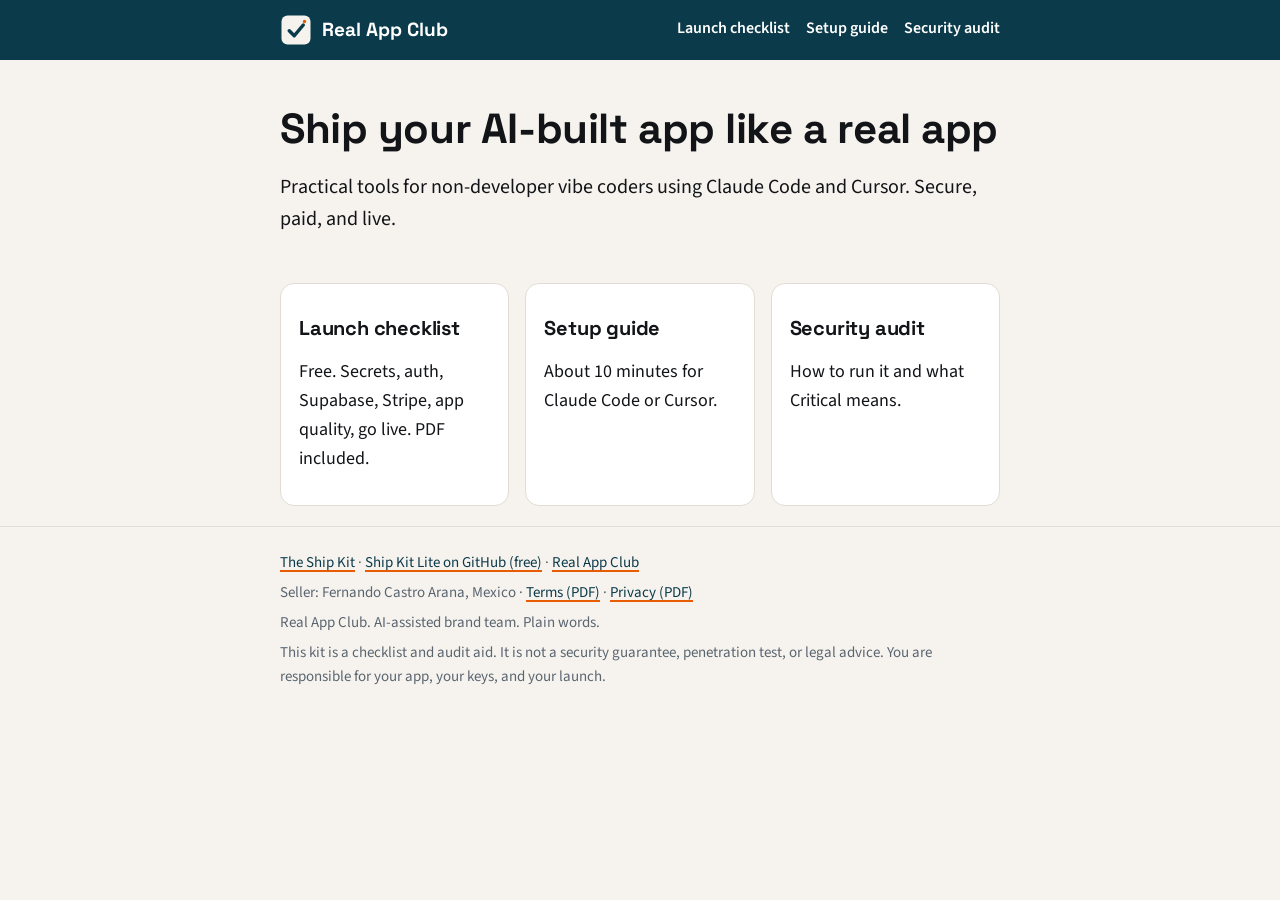
<file: index.html>
<!doctype html>
<html lang="en">
<head>
<meta charset="utf-8">
<meta name="viewport" content="width=device-width, initial-scale=1">
<title>Real App Club | Real App Club</title>
<meta name="description" content="Practical tools for vibe coders using Claude Code and Cursor.">

<meta property="og:title" content="Real App Club | Real App Club">
<meta property="og:description" content="Practical tools for vibe coders using Claude Code and Cursor.">
<link rel="icon" type="image/png" sizes="32x32" href="assets/img/favicon-32.png">
<link rel="icon" type="image/svg+xml" href="assets/img/rac-mark.svg">
<link rel="preload" href="assets/fonts/SpaceGrotesk-Bold.woff2" as="font" type="font/woff2" crossorigin>
<link rel="preload" href="assets/fonts/SourceSans3-Regular.woff2" as="font" type="font/woff2" crossorigin>
<link rel="stylesheet" href="assets/site.css">
<script>if (location.search) history.replaceState(null, "", location.pathname + location.hash)</script>
<script>window.goatcounter = {path: function(p) { return location.pathname }}</script>
<script data-goatcounter="https://realappclub.goatcounter.com/count" async src="//gc.zgo.at/count.js"></script>
</head>
<body>
<a class="skip" href="#main">Skip to content</a>
<header class="top">
  <div class="wrap top-in">
    <a class="brand" href="index.html"><img src="assets/img/rac-mark-on-dark.svg" alt="" width="32" height="32"><span>Real App Club</span></a>
    <nav aria-label="Main"><a href="checklist/">Launch checklist</a><a href="setup-guide/">Setup guide</a><a href="security-audit/">Security audit</a></nav>
  </div>
</header>
<main id="main" class="wrap">

<section class="hero">
  <h1>Ship your AI-built app like a real app</h1>
  <p class="lede">Practical tools for non-developer vibe coders using Claude Code and Cursor. Secure, paid, and live.</p>
</section>
<section class="grid">
  <a class="tile" href="checklist/"><h2>Launch checklist</h2><p>Free. Secrets, auth, Supabase, Stripe, app quality, go live. PDF included.</p></a>
  <a class="tile" href="setup-guide/"><h2>Setup guide</h2><p>About 10 minutes for Claude Code or Cursor.</p></a>
  <a class="tile" href="security-audit/"><h2>Security audit</h2><p>How to run it and what Critical means.</p></a>
</section>

</main>
<footer class="foot">
  <div class="wrap">
    <p><a href="https://whop.com/real-app-club/the-ship-kit">The Ship Kit</a> · <a href="https://github.com/realappclub/ship-kit-lite">Ship Kit Lite on GitHub (free)</a> · <a href="https://whop.com/real-app-club/real-app-club-membership">Real App Club</a></p>
    <p>Seller: Fernando Castro Arana, Mexico · <a href="https://realappclub.github.io/legal/terms-of-service.pdf">Terms (PDF)</a> · <a href="https://realappclub.github.io/legal/privacy-policy.pdf">Privacy (PDF)</a></p>
    <p>Real App Club. AI-assisted brand team. Plain words.</p>
    <p class="small">This kit is a checklist and audit aid. It is not a security guarantee, penetration test, or legal advice. You are responsible for your app, your keys, and your launch.</p>
  </div>
</footer>
</body>
</html>
</file>
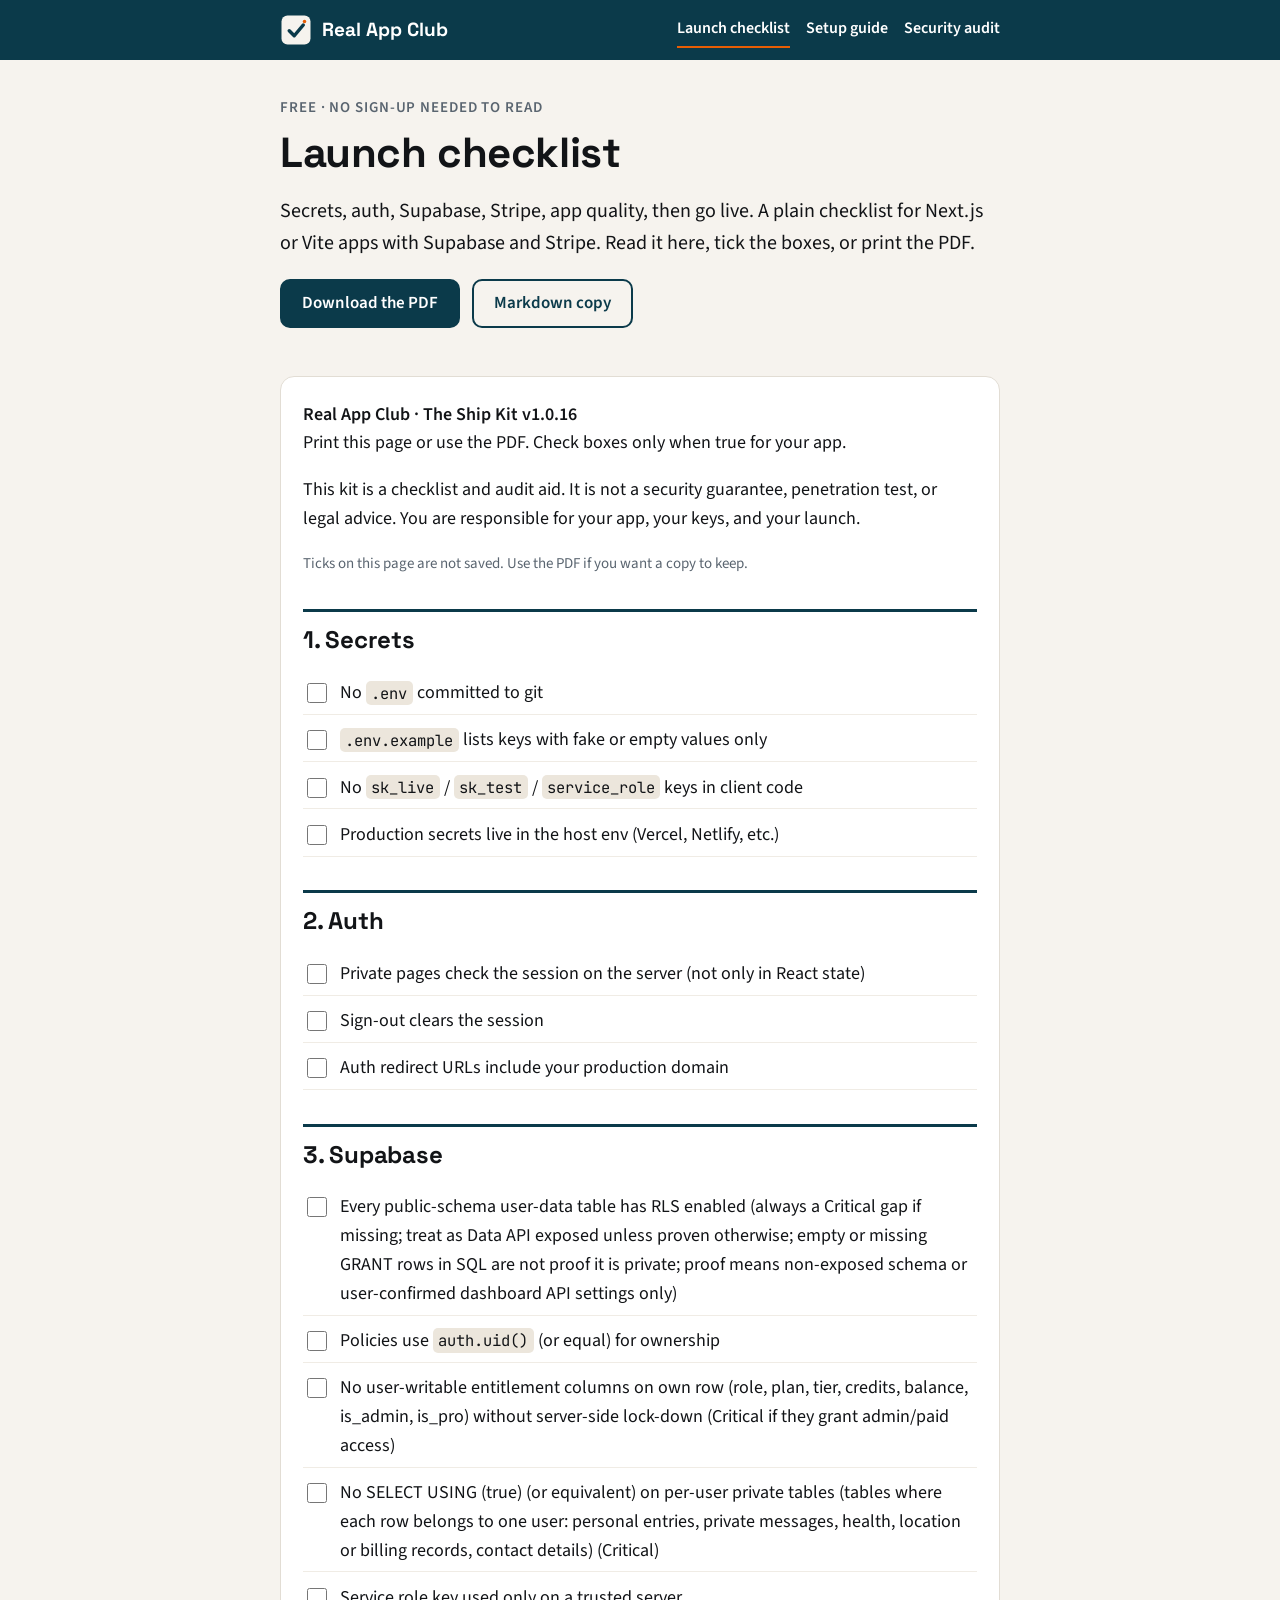
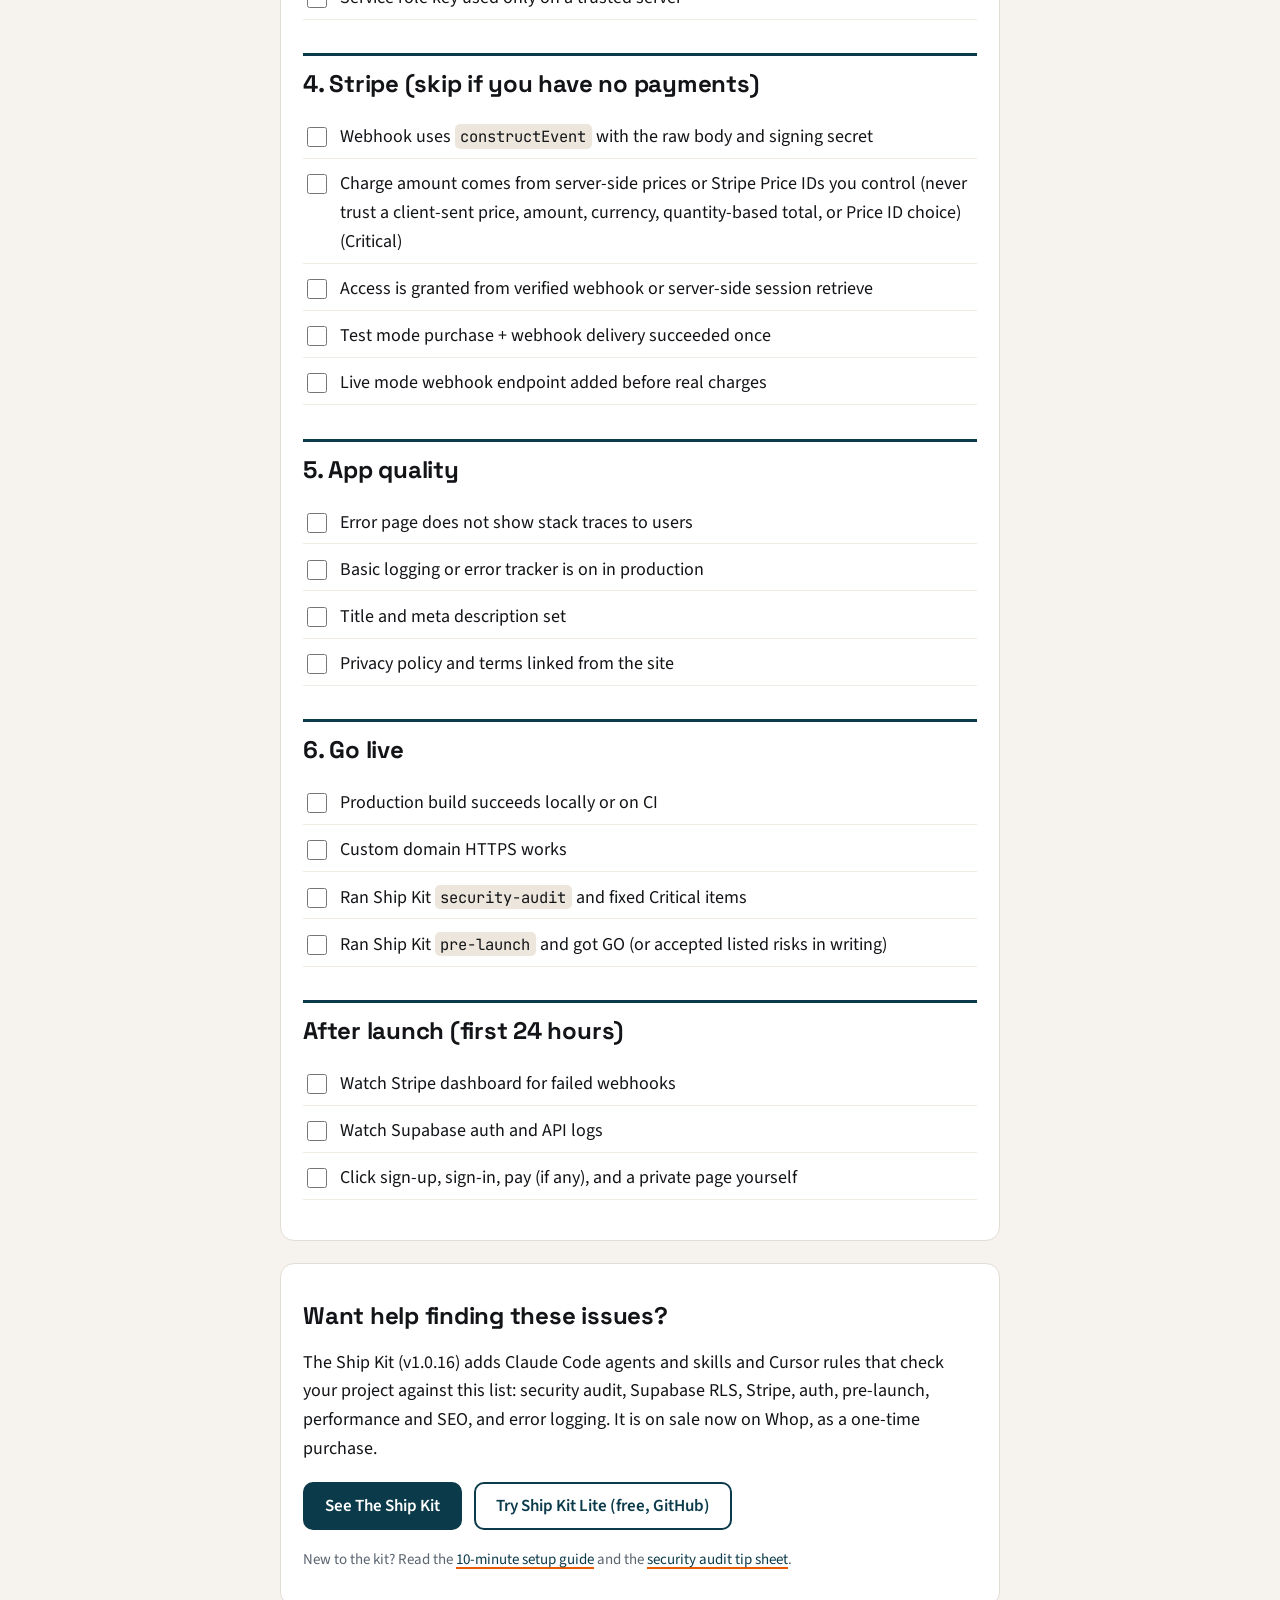
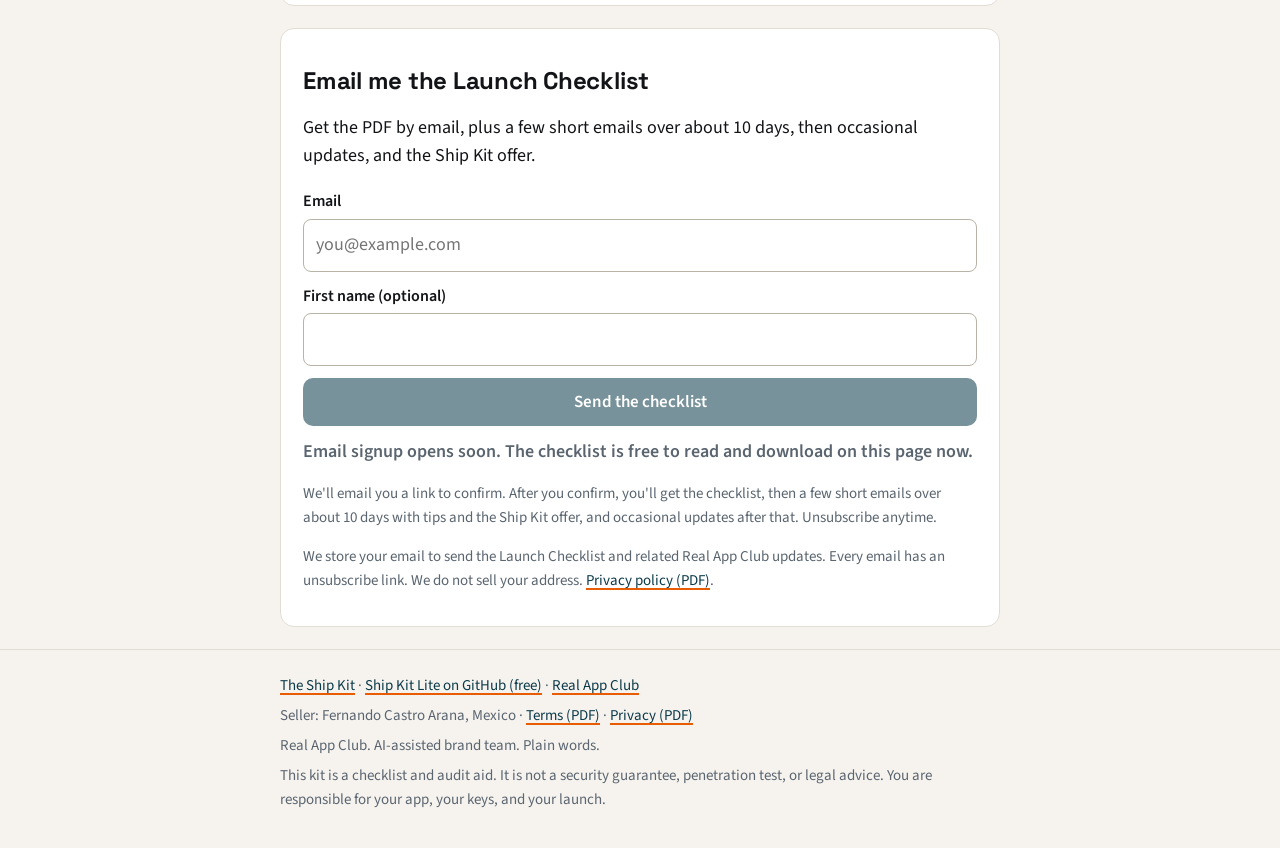
<file: checklist/index.html>
<!doctype html>
<html lang="en">
<head>
<meta charset="utf-8">
<meta name="viewport" content="width=device-width, initial-scale=1">
<title>Launch checklist (free PDF) | Real App Club</title>
<meta name="description" content="A free launch checklist for vibe-coded apps: secrets, auth, Supabase, Stripe, app quality, go live. Read it online or download the PDF.">

<meta property="og:title" content="Launch checklist (free PDF) | Real App Club">
<meta property="og:description" content="A free launch checklist for vibe-coded apps: secrets, auth, Supabase, Stripe, app quality, go live. Read it online or download the PDF.">
<link rel="icon" type="image/png" sizes="32x32" href="../assets/img/favicon-32.png">
<link rel="icon" type="image/svg+xml" href="../assets/img/rac-mark.svg">
<link rel="preload" href="../assets/fonts/SpaceGrotesk-Bold.woff2" as="font" type="font/woff2" crossorigin>
<link rel="preload" href="../assets/fonts/SourceSans3-Regular.woff2" as="font" type="font/woff2" crossorigin>
<link rel="stylesheet" href="../assets/site.css">
<script>if (location.search) history.replaceState(null, "", location.pathname + location.hash)</script>
<script>window.goatcounter = {path: function(p) { return location.pathname }}</script>
<script data-goatcounter="https://realappclub.goatcounter.com/count" async src="//gc.zgo.at/count.js"></script>
</head>
<body>
<a class="skip" href="#main">Skip to content</a>
<header class="top">
  <div class="wrap top-in">
    <a class="brand" href="../index.html"><img src="../assets/img/rac-mark-on-dark.svg" alt="" width="32" height="32"><span>Real App Club</span></a>
    <nav aria-label="Main"><a href="../checklist/" aria-current="page">Launch checklist</a><a href="../setup-guide/">Setup guide</a><a href="../security-audit/">Security audit</a></nav>
  </div>
</header>
<main id="main" class="wrap">
<style>#link-expired{display:none}#link-expired:target{display:block}</style>
<section class="card" id="link-expired" role="status">
  <h2>This link has expired</h2>
  <p>Confirm links work for 7 days and only once, and a newer link replaces an older one. Sign up again below and we will send you a fresh link.</p>
  <p class="cta-row"><a class="btn" href="#get-it">Sign up again</a></p>
</section>

<section class="hero">
  <p class="eyebrow">Free · No sign-up needed to read</p>
  <h1>Launch checklist</h1>
  <p class="lede">Secrets, auth, Supabase, Stripe, app quality, then go live. A plain checklist for Next.js or Vite apps with Supabase and Stripe. Read it here, tick the boxes, or print the PDF.</p>
  <p class="cta-row"><a class="btn" href="launch-checklist.pdf" download>Download the PDF</a> <a class="btn ghost" href="launch-checklist.md" download>Markdown copy</a></p>
</section>
<article class="doc checklist">
<p><strong>Real App Club · The Ship Kit v1.0.16</strong><br>
Print this page or use the PDF. Check boxes only when true for your app.</p>
<p>This kit is a checklist and audit aid. It is not a security guarantee, penetration test, or legal advice. You are responsible for your app, your keys, and your launch.</p>
<p class="small">Ticks on this page are not saved. Use the PDF if you want a copy to keep.</p>
<section class="ck"><h2>1. Secrets</h2>
<ul>
<li class="check"><input type="checkbox" aria-label="Done"><span>No <code>.env</code> committed to git</span></li>
<li class="check"><input type="checkbox" aria-label="Done"><span><code>.env.example</code> lists keys with fake or empty values only</span></li>
<li class="check"><input type="checkbox" aria-label="Done"><span>No <code>sk_live</code> / <code>sk_test</code> / <code>service_role</code> keys in client code</span></li>
<li class="check"><input type="checkbox" aria-label="Done"><span>Production secrets live in the host env (Vercel, Netlify, etc.)</span></li>
</ul></section>
<section class="ck"><h2>2. Auth</h2>
<ul>
<li class="check"><input type="checkbox" aria-label="Done"><span>Private pages check the session on the server (not only in React state)</span></li>
<li class="check"><input type="checkbox" aria-label="Done"><span>Sign-out clears the session</span></li>
<li class="check"><input type="checkbox" aria-label="Done"><span>Auth redirect URLs include your production domain</span></li>
</ul></section>
<section class="ck"><h2>3. Supabase</h2>
<ul>
<li class="check"><input type="checkbox" aria-label="Done"><span>Every public-schema user-data table has RLS enabled (always a Critical gap if missing; treat as Data API exposed unless proven otherwise; empty or missing GRANT rows in SQL are not proof it is private; proof means non-exposed schema or user-confirmed dashboard API settings only)</span></li>
<li class="check"><input type="checkbox" aria-label="Done"><span>Policies use <code>auth.uid()</code> (or equal) for ownership</span></li>
<li class="check"><input type="checkbox" aria-label="Done"><span>No user-writable entitlement columns on own row (role, plan, tier, credits, balance, is_admin, is_pro) without server-side lock-down (Critical if they grant admin/paid access)</span></li>
<li class="check"><input type="checkbox" aria-label="Done"><span>No SELECT USING (true) (or equivalent) on per-user private tables (tables where each row belongs to one user: personal entries, private messages, health, location or billing records, contact details) (Critical)</span></li>
<li class="check"><input type="checkbox" aria-label="Done"><span>Service role key used only on a trusted server</span></li>
</ul></section>
<section class="ck"><h2>4. Stripe (skip if you have no payments)</h2>
<ul>
<li class="check"><input type="checkbox" aria-label="Done"><span>Webhook uses <code>constructEvent</code> with the raw body and signing secret</span></li>
<li class="check"><input type="checkbox" aria-label="Done"><span>Charge amount comes from server-side prices or Stripe Price IDs you control (never trust a client-sent price, amount, currency, quantity-based total, or Price ID choice) (Critical)</span></li>
<li class="check"><input type="checkbox" aria-label="Done"><span>Access is granted from verified webhook or server-side session retrieve</span></li>
<li class="check"><input type="checkbox" aria-label="Done"><span>Test mode purchase + webhook delivery succeeded once</span></li>
<li class="check"><input type="checkbox" aria-label="Done"><span>Live mode webhook endpoint added before real charges</span></li>
</ul></section>
<section class="ck"><h2>5. App quality</h2>
<ul>
<li class="check"><input type="checkbox" aria-label="Done"><span>Error page does not show stack traces to users</span></li>
<li class="check"><input type="checkbox" aria-label="Done"><span>Basic logging or error tracker is on in production</span></li>
<li class="check"><input type="checkbox" aria-label="Done"><span>Title and meta description set</span></li>
<li class="check"><input type="checkbox" aria-label="Done"><span>Privacy policy and terms linked from the site</span></li>
</ul></section>
<section class="ck"><h2>6. Go live</h2>
<ul>
<li class="check"><input type="checkbox" aria-label="Done"><span>Production build succeeds locally or on CI</span></li>
<li class="check"><input type="checkbox" aria-label="Done"><span>Custom domain HTTPS works</span></li>
<li class="check"><input type="checkbox" aria-label="Done"><span>Ran Ship Kit <code>security-audit</code> and fixed Critical items</span></li>
<li class="check"><input type="checkbox" aria-label="Done"><span>Ran Ship Kit <code>pre-launch</code> and got GO (or accepted listed risks in writing)</span></li>
</ul></section>
<section class="ck"><h2>After launch (first 24 hours)</h2>
<ul>
<li class="check"><input type="checkbox" aria-label="Done"><span>Watch Stripe dashboard for failed webhooks</span></li>
<li class="check"><input type="checkbox" aria-label="Done"><span>Watch Supabase auth and API logs</span></li>
<li class="check"><input type="checkbox" aria-label="Done"><span>Click sign-up, sign-in, pay (if any), and a private page yourself</span></li>
</ul></section>

</article>
<section class="card">
  <h2>Want help finding these issues?</h2>
  <p>The Ship Kit (v1.0.16) adds Claude Code agents and skills and Cursor rules that check your project against this list: security audit, Supabase RLS, Stripe, auth, pre-launch, performance and SEO, and error logging. It is on sale now on Whop, as a one-time purchase.</p>
  <p class="cta-row"><a class="btn" href="https://whop.com/real-app-club/the-ship-kit">See The Ship Kit</a> <a class="btn ghost" href="https://github.com/realappclub/ship-kit-lite">Try Ship Kit Lite (free, GitHub)</a></p>
  <p class="small">New to the kit? Read the <a href="../setup-guide/">10-minute setup guide</a> and the <a href="../security-audit/">security audit tip sheet</a>.</p>
</section>

<section class="card signup" id="get-it">
  <h2>Email me the Launch Checklist</h2>
  <p>Get the PDF by email, plus a few short emails over about 10 days, then occasional updates, and the Ship Kit offer.</p>
  <form data-nitro-form data-list-id="13295" data-source="launch-checklist-landing" data-thanks-url="../confirm/" class="form" method="post" action="#" novalidate>
    <div class="field">
      <label for="f-email">Email</label>
      <input id="f-email" type="email" inputmode="email" name="email" placeholder="you@example.com" autocomplete="email" required>
    </div>
    <div class="field">
      <label for="f-name">First name (optional)</label>
      <input id="f-name" type="text" name="first_name" autocomplete="given-name">
    </div>
    <!-- Honeypot: leave hidden, do not remove -->
    <input type="text" name="company" tabindex="-1" autocomplete="off" style="position:absolute;left:-9999px" aria-hidden="true">
    <button type="submit" class="btn">Send the checklist</button>
    <noscript><p class="small">This form needs JavaScript. You can still use the checklist on this page, or email fercastroar@mail.grokbot.com for the PDF.</p></noscript>
    <p data-nitro-message class="form-msg" role="status" aria-live="polite" hidden></p>
  </form>
  <p class="small">We'll email you a link to confirm. After you confirm, you'll get the checklist, then a few short emails over about 10 days with tips and the Ship Kit offer, and occasional updates after that. Unsubscribe anytime.</p>
  <p class="small">We store your email to send the Launch Checklist and related Real App Club updates. Every email has an unsubscribe link. We do not sell your address. <a href="https://realappclub.github.io/legal/privacy-policy.pdf">Privacy policy (PDF)</a>.</p>
</section>
<script src="../assets/signup.js" defer></script>


</main>
<footer class="foot">
  <div class="wrap">
    <p><a href="https://whop.com/real-app-club/the-ship-kit">The Ship Kit</a> · <a href="https://github.com/realappclub/ship-kit-lite">Ship Kit Lite on GitHub (free)</a> · <a href="https://whop.com/real-app-club/real-app-club-membership">Real App Club</a></p>
    <p>Seller: Fernando Castro Arana, Mexico · <a href="https://realappclub.github.io/legal/terms-of-service.pdf">Terms (PDF)</a> · <a href="https://realappclub.github.io/legal/privacy-policy.pdf">Privacy (PDF)</a></p>
    <p>Real App Club. AI-assisted brand team. Plain words.</p>
    <p class="small">This kit is a checklist and audit aid. It is not a security guarantee, penetration test, or legal advice. You are responsible for your app, your keys, and your launch.</p>
  </div>
</footer>
</body>
</html>
</file>
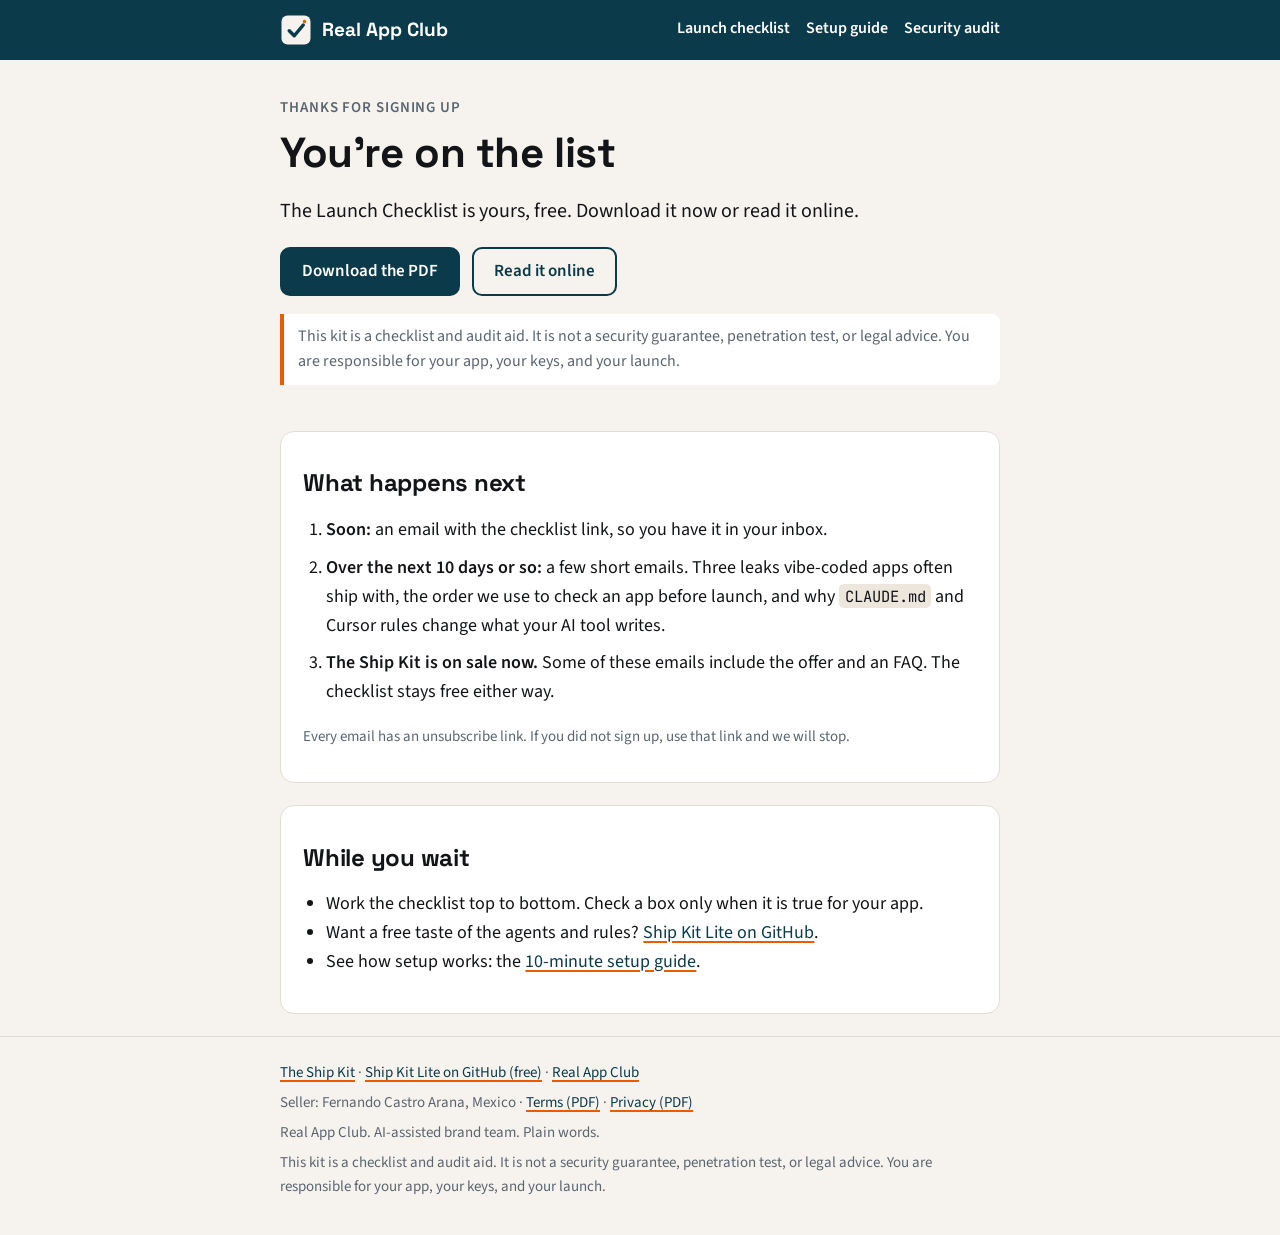
<file: confirm/index.html>
<!doctype html>
<html lang="en">
<head>
<meta charset="utf-8">
<meta name="viewport" content="width=device-width, initial-scale=1">
<title>You&#x27;re on the list | Real App Club</title>
<meta name="description" content="Thanks for signing up. Download the free Launch Checklist PDF.">
<meta name="robots" content="noindex">
<meta property="og:title" content="You&#x27;re on the list | Real App Club">
<meta property="og:description" content="Thanks for signing up. Download the free Launch Checklist PDF.">
<link rel="icon" type="image/png" sizes="32x32" href="../assets/img/favicon-32.png">
<link rel="icon" type="image/svg+xml" href="../assets/img/rac-mark.svg">
<link rel="preload" href="../assets/fonts/SpaceGrotesk-Bold.woff2" as="font" type="font/woff2" crossorigin>
<link rel="preload" href="../assets/fonts/SourceSans3-Regular.woff2" as="font" type="font/woff2" crossorigin>
<link rel="stylesheet" href="../assets/site.css">
<script>if (location.search) history.replaceState(null, "", location.pathname + location.hash)</script>
<script>window.goatcounter = {path: function(p) { return location.pathname }}</script>
<script data-goatcounter="https://realappclub.goatcounter.com/count" async src="//gc.zgo.at/count.js"></script>
</head>
<body>
<a class="skip" href="#main">Skip to content</a>
<header class="top">
  <div class="wrap top-in">
    <a class="brand" href="../index.html"><img src="../assets/img/rac-mark-on-dark.svg" alt="" width="32" height="32"><span>Real App Club</span></a>
    <nav aria-label="Main"><a href="../checklist/">Launch checklist</a><a href="../setup-guide/">Setup guide</a><a href="../security-audit/">Security audit</a></nav>
  </div>
</header>
<main id="main" class="wrap">

<section class="hero">
  <p class="eyebrow">Thanks for signing up</p>
  <h1>You're on the list</h1>
  <p class="lede">The Launch Checklist is yours, free. Download it now or read it online.</p>
  <p class="cta-row"><a class="btn" href="../checklist/launch-checklist.pdf" download>Download the PDF</a> <a class="btn ghost" href="../checklist/">Read it online</a></p>
  <p class="note">This kit is a checklist and audit aid. It is not a security guarantee, penetration test, or legal advice. You are responsible for your app, your keys, and your launch.</p>
</section>
<section class="card">
  <h2>What happens next</h2>
  <ol class="steps">
    <li><strong>Soon:</strong> an email with the checklist link, so you have it in your inbox.</li>
    <li><strong>Over the next 10 days or so:</strong> a few short emails. Three leaks vibe-coded apps often ship with, the order we use to check an app before launch, and why <code>CLAUDE.md</code> and Cursor rules change what your AI tool writes.</li>
    <li><strong>The Ship Kit is on sale now.</strong> Some of these emails include the offer and an FAQ. The checklist stays free either way.</li>
  </ol>
  <p class="small">Every email has an unsubscribe link. If you did not sign up, use that link and we will stop.</p>
</section>
<section class="card">
  <h2>While you wait</h2>
  <ul>
    <li>Work the checklist top to bottom. Check a box only when it is true for your app.</li>
    <li>Want a free taste of the agents and rules? <a href="https://github.com/realappclub/ship-kit-lite">Ship Kit Lite on GitHub</a>.</li>
    <li>See how setup works: the <a href="../setup-guide/">10-minute setup guide</a>.</li>
  </ul>
</section>

</main>
<footer class="foot">
  <div class="wrap">
    <p><a href="https://whop.com/real-app-club/the-ship-kit">The Ship Kit</a> · <a href="https://github.com/realappclub/ship-kit-lite">Ship Kit Lite on GitHub (free)</a> · <a href="https://whop.com/real-app-club/real-app-club-membership">Real App Club</a></p>
    <p>Seller: Fernando Castro Arana, Mexico · <a href="https://realappclub.github.io/legal/terms-of-service.pdf">Terms (PDF)</a> · <a href="https://realappclub.github.io/legal/privacy-policy.pdf">Privacy (PDF)</a></p>
    <p>Real App Club. AI-assisted brand team. Plain words.</p>
    <p class="small">This kit is a checklist and audit aid. It is not a security guarantee, penetration test, or legal advice. You are responsible for your app, your keys, and your launch.</p>
  </div>
</footer>
</body>
</html>
</file>
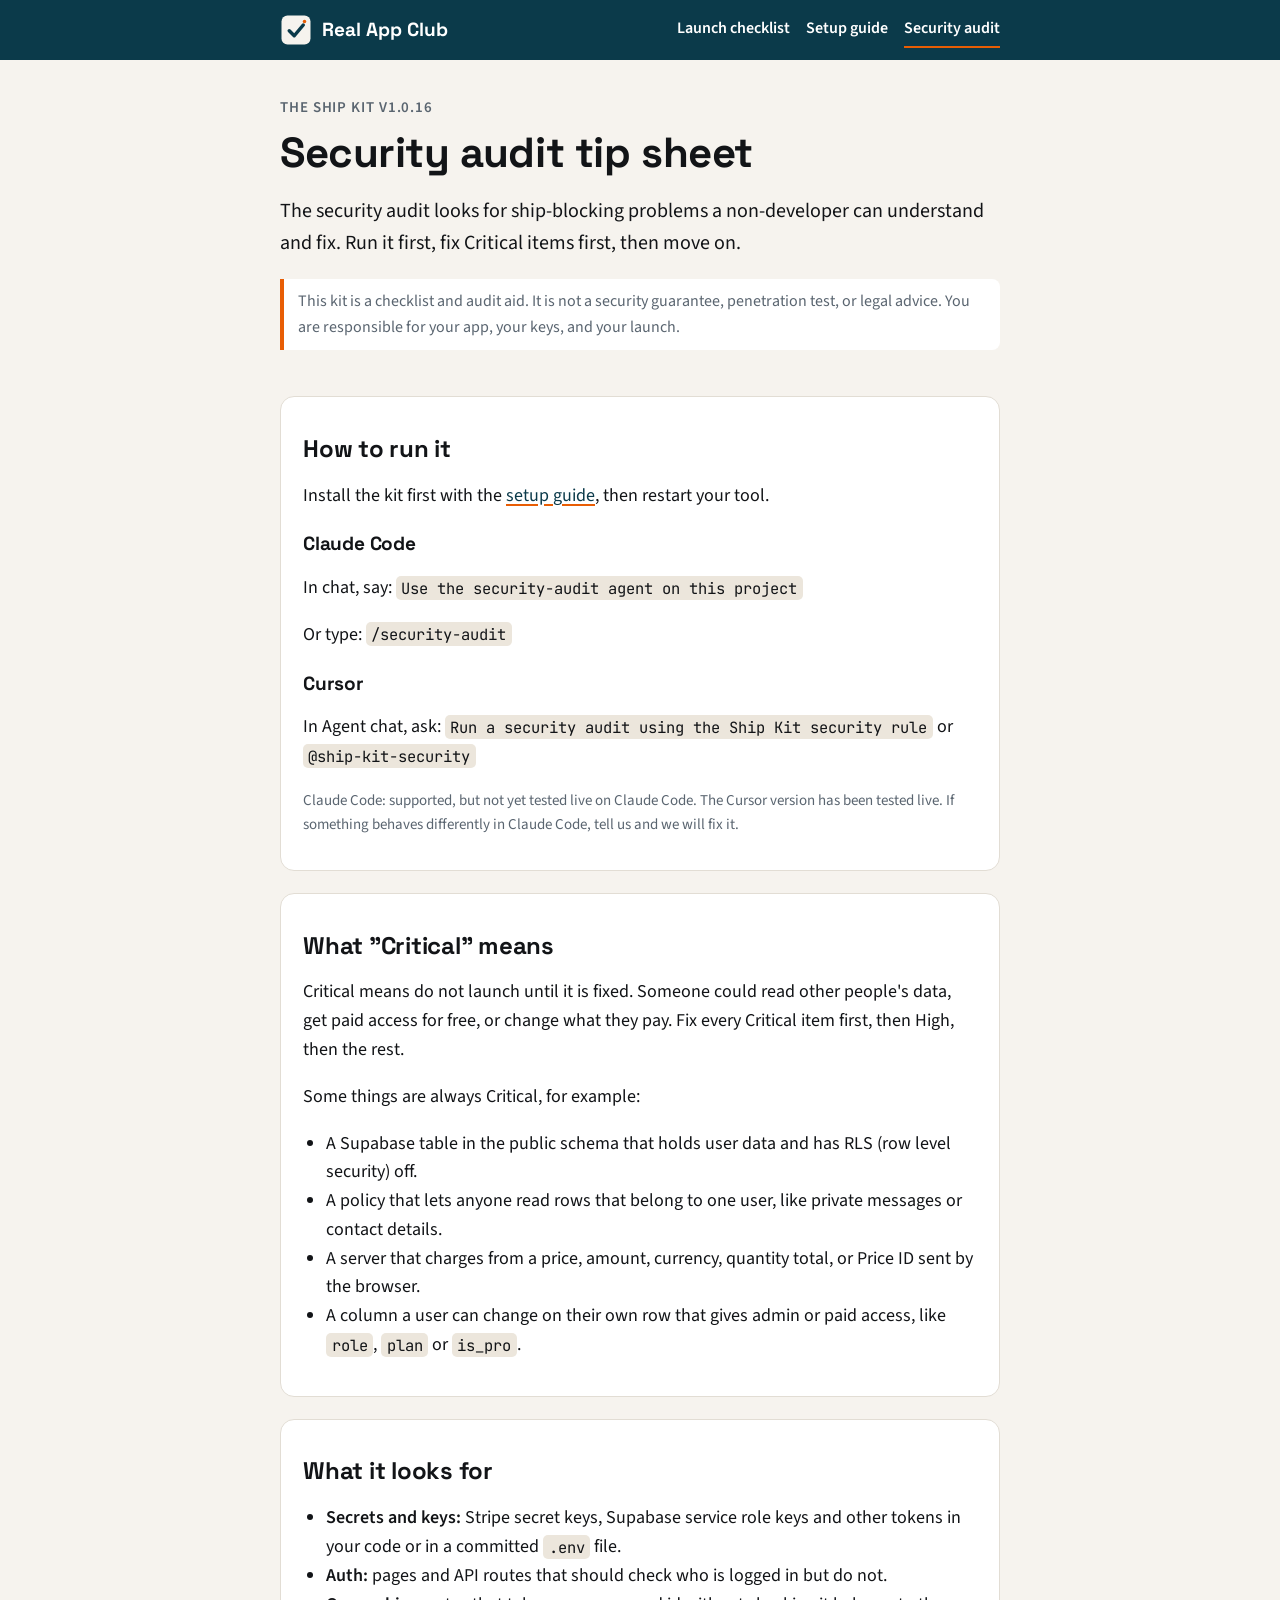
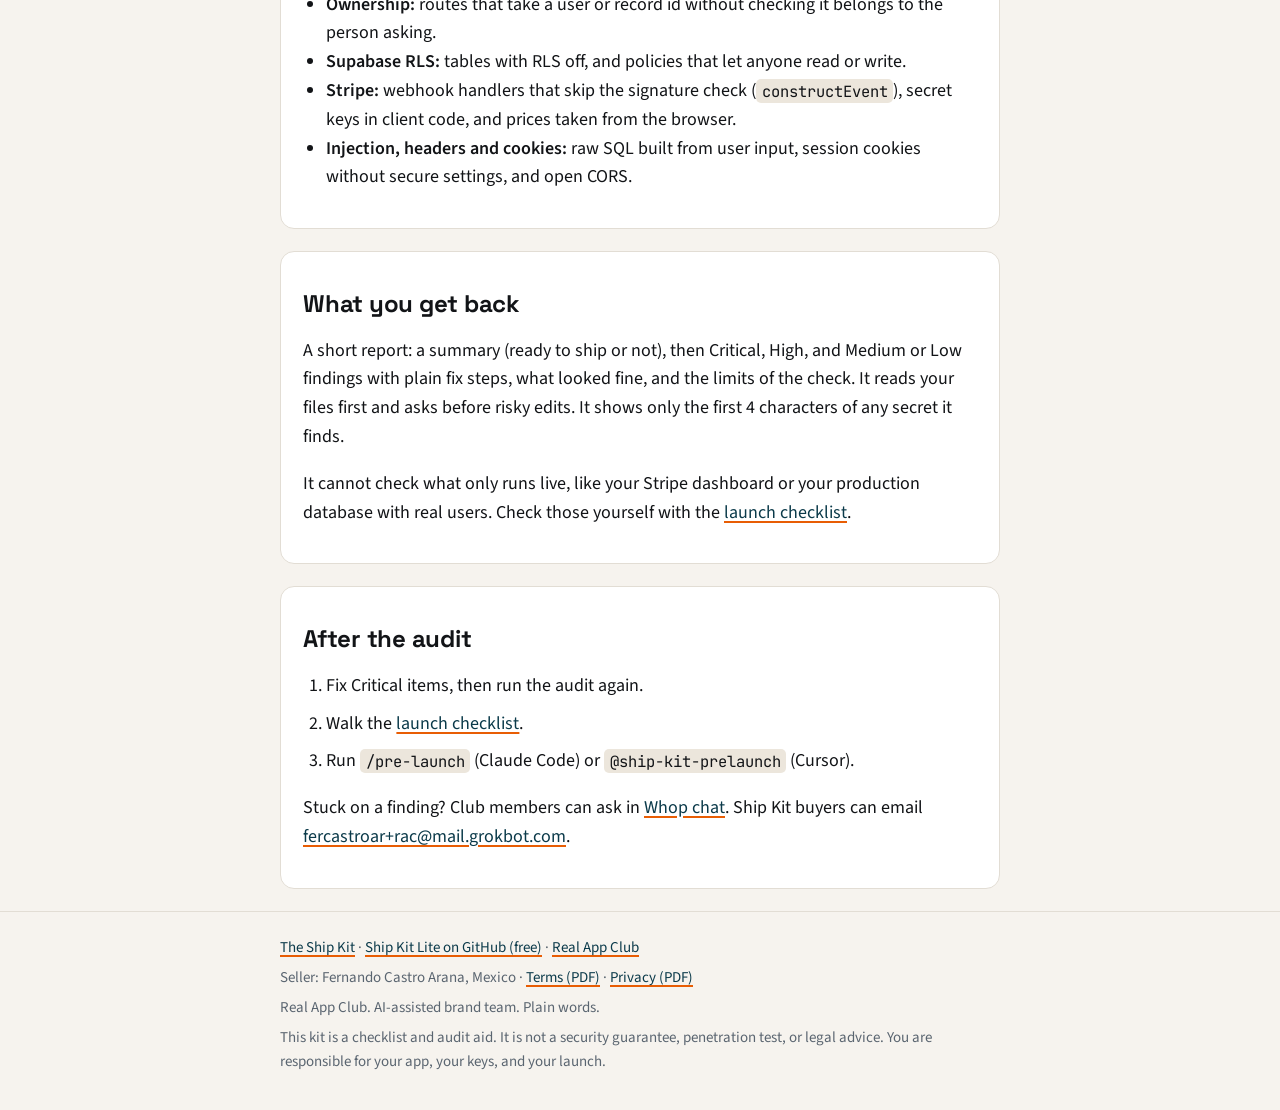
<file: security-audit/index.html>
<!doctype html>
<html lang="en">
<head>
<meta charset="utf-8">
<meta name="viewport" content="width=device-width, initial-scale=1">
<title>Security audit tip sheet | Real App Club</title>
<meta name="description" content="How to run the Ship Kit security audit in Claude Code and Cursor, what Critical means, and what it looks for.">

<meta property="og:title" content="Security audit tip sheet | Real App Club">
<meta property="og:description" content="How to run the Ship Kit security audit in Claude Code and Cursor, what Critical means, and what it looks for.">
<link rel="icon" type="image/png" sizes="32x32" href="../assets/img/favicon-32.png">
<link rel="icon" type="image/svg+xml" href="../assets/img/rac-mark.svg">
<link rel="preload" href="../assets/fonts/SpaceGrotesk-Bold.woff2" as="font" type="font/woff2" crossorigin>
<link rel="preload" href="../assets/fonts/SourceSans3-Regular.woff2" as="font" type="font/woff2" crossorigin>
<link rel="stylesheet" href="../assets/site.css">
<script>if (location.search) history.replaceState(null, "", location.pathname + location.hash)</script>
<script>window.goatcounter = {path: function(p) { return location.pathname }}</script>
<script data-goatcounter="https://realappclub.goatcounter.com/count" async src="//gc.zgo.at/count.js"></script>
</head>
<body>
<a class="skip" href="#main">Skip to content</a>
<header class="top">
  <div class="wrap top-in">
    <a class="brand" href="../index.html"><img src="../assets/img/rac-mark-on-dark.svg" alt="" width="32" height="32"><span>Real App Club</span></a>
    <nav aria-label="Main"><a href="../checklist/">Launch checklist</a><a href="../setup-guide/">Setup guide</a><a href="../security-audit/" aria-current="page">Security audit</a></nav>
  </div>
</header>
<main id="main" class="wrap">

<section class="hero">
  <p class="eyebrow">The Ship Kit v1.0.16</p>
  <h1>Security audit tip sheet</h1>
  <p class="lede">The security audit looks for ship-blocking problems a non-developer can understand and fix. Run it first, fix Critical items first, then move on.</p>
  <p class="note">This kit is a checklist and audit aid. It is not a security guarantee, penetration test, or legal advice. You are responsible for your app, your keys, and your launch.</p>
</section>
<section class="card">
  <h2>How to run it</h2>
  <p>Install the kit first with the <a href="../setup-guide/">setup guide</a>, then restart your tool.</p>
  <h3>Claude Code</h3>
  <p>In chat, say: <code>Use the security-audit agent on this project</code></p>
  <p>Or type: <code>/security-audit</code></p>
  <h3>Cursor</h3>
  <p>In Agent chat, ask: <code>Run a security audit using the Ship Kit security rule</code> or <code>@ship-kit-security</code></p>
  <p class="small">Claude Code: supported, but not yet tested live on Claude Code. The Cursor version has been tested live. If something behaves differently in Claude Code, tell us and we will fix it.</p>
</section>
<section class="card">
  <h2>What "Critical" means</h2>
  <p>Critical means do not launch until it is fixed. Someone could read other people's data, get paid access for free, or change what they pay. Fix every Critical item first, then High, then the rest.</p>
  <p>Some things are always Critical, for example:</p>
  <ul>
    <li>A Supabase table in the public schema that holds user data and has RLS (row level security) off.</li>
    <li>A policy that lets anyone read rows that belong to one user, like private messages or contact details.</li>
    <li>A server that charges from a price, amount, currency, quantity total, or Price ID sent by the browser.</li>
    <li>A column a user can change on their own row that gives admin or paid access, like <code>role</code>, <code>plan</code> or <code>is_pro</code>.</li>
  </ul>
</section>
<section class="card">
  <h2>What it looks for</h2>
  <ul>
    <li><strong>Secrets and keys:</strong> Stripe secret keys, Supabase service role keys and other tokens in your code or in a committed <code>.env</code> file.</li>
    <li><strong>Auth:</strong> pages and API routes that should check who is logged in but do not.</li>
    <li><strong>Ownership:</strong> routes that take a user or record id without checking it belongs to the person asking.</li>
    <li><strong>Supabase RLS:</strong> tables with RLS off, and policies that let anyone read or write.</li>
    <li><strong>Stripe:</strong> webhook handlers that skip the signature check (<code>constructEvent</code>), secret keys in client code, and prices taken from the browser.</li>
    <li><strong>Injection, headers and cookies:</strong> raw SQL built from user input, session cookies without secure settings, and open CORS.</li>
  </ul>
</section>
<section class="card">
  <h2>What you get back</h2>
  <p>A short report: a summary (ready to ship or not), then Critical, High, and Medium or Low findings with plain fix steps, what looked fine, and the limits of the check. It reads your files first and asks before risky edits. It shows only the first 4 characters of any secret it finds.</p>
  <p>It cannot check what only runs live, like your Stripe dashboard or your production database with real users. Check those yourself with the <a href="../checklist/">launch checklist</a>.</p>
</section>
<section class="card">
  <h2>After the audit</h2>
  <ol class="steps">
    <li>Fix Critical items, then run the audit again.</li>
    <li>Walk the <a href="../checklist/">launch checklist</a>.</li>
    <li>Run <code>/pre-launch</code> (Claude Code) or <code>@ship-kit-prelaunch</code> (Cursor).</li>
  </ol>
  <p>Stuck on a finding? Club members can ask in <a href="https://whop.com/real-app-club/real-app-club-membership">Whop chat</a>. Ship Kit buyers can email <a href="mailto:fercastroar+rac@mail.grokbot.com">fercastroar+rac@mail.grokbot.com</a>.</p>
</section>

</main>
<footer class="foot">
  <div class="wrap">
    <p><a href="https://whop.com/real-app-club/the-ship-kit">The Ship Kit</a> · <a href="https://github.com/realappclub/ship-kit-lite">Ship Kit Lite on GitHub (free)</a> · <a href="https://whop.com/real-app-club/real-app-club-membership">Real App Club</a></p>
    <p>Seller: Fernando Castro Arana, Mexico · <a href="https://realappclub.github.io/legal/terms-of-service.pdf">Terms (PDF)</a> · <a href="https://realappclub.github.io/legal/privacy-policy.pdf">Privacy (PDF)</a></p>
    <p>Real App Club. AI-assisted brand team. Plain words.</p>
    <p class="small">This kit is a checklist and audit aid. It is not a security guarantee, penetration test, or legal advice. You are responsible for your app, your keys, and your launch.</p>
  </div>
</footer>
</body>
</html>
</file>
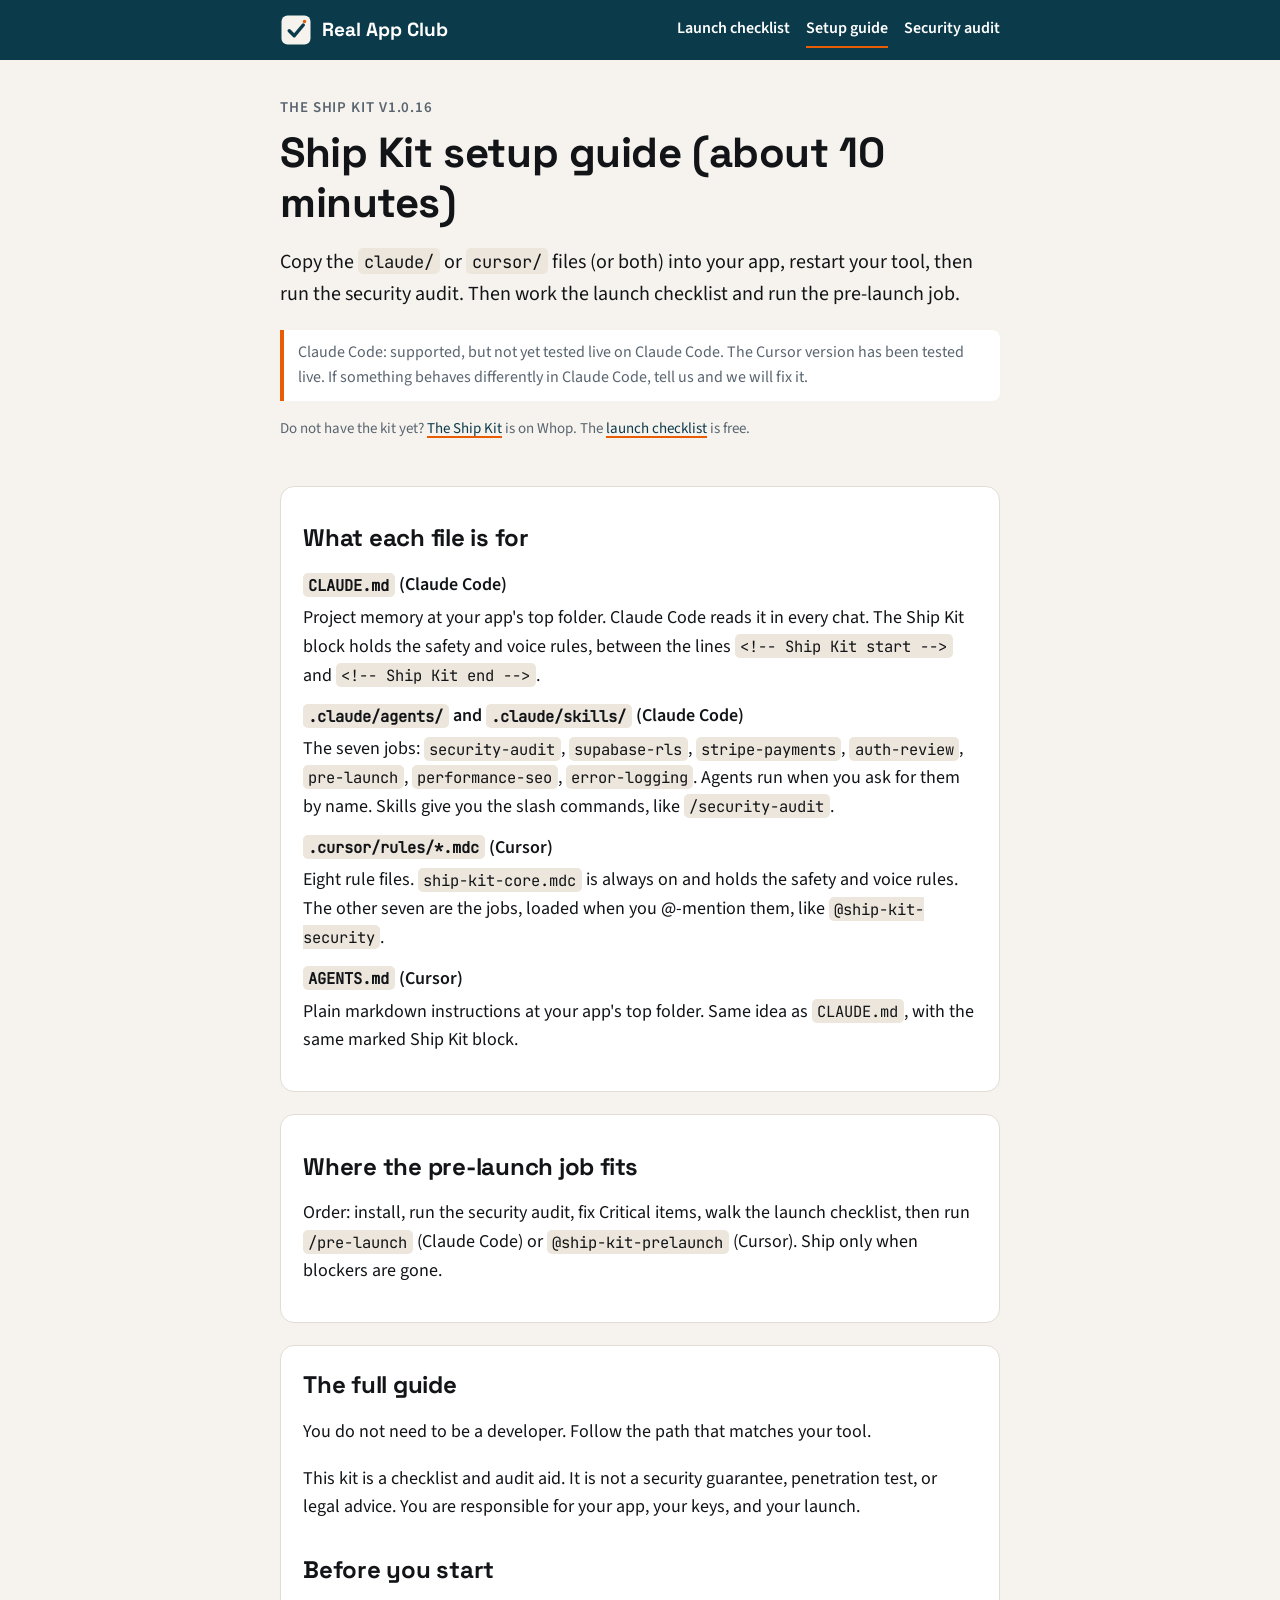
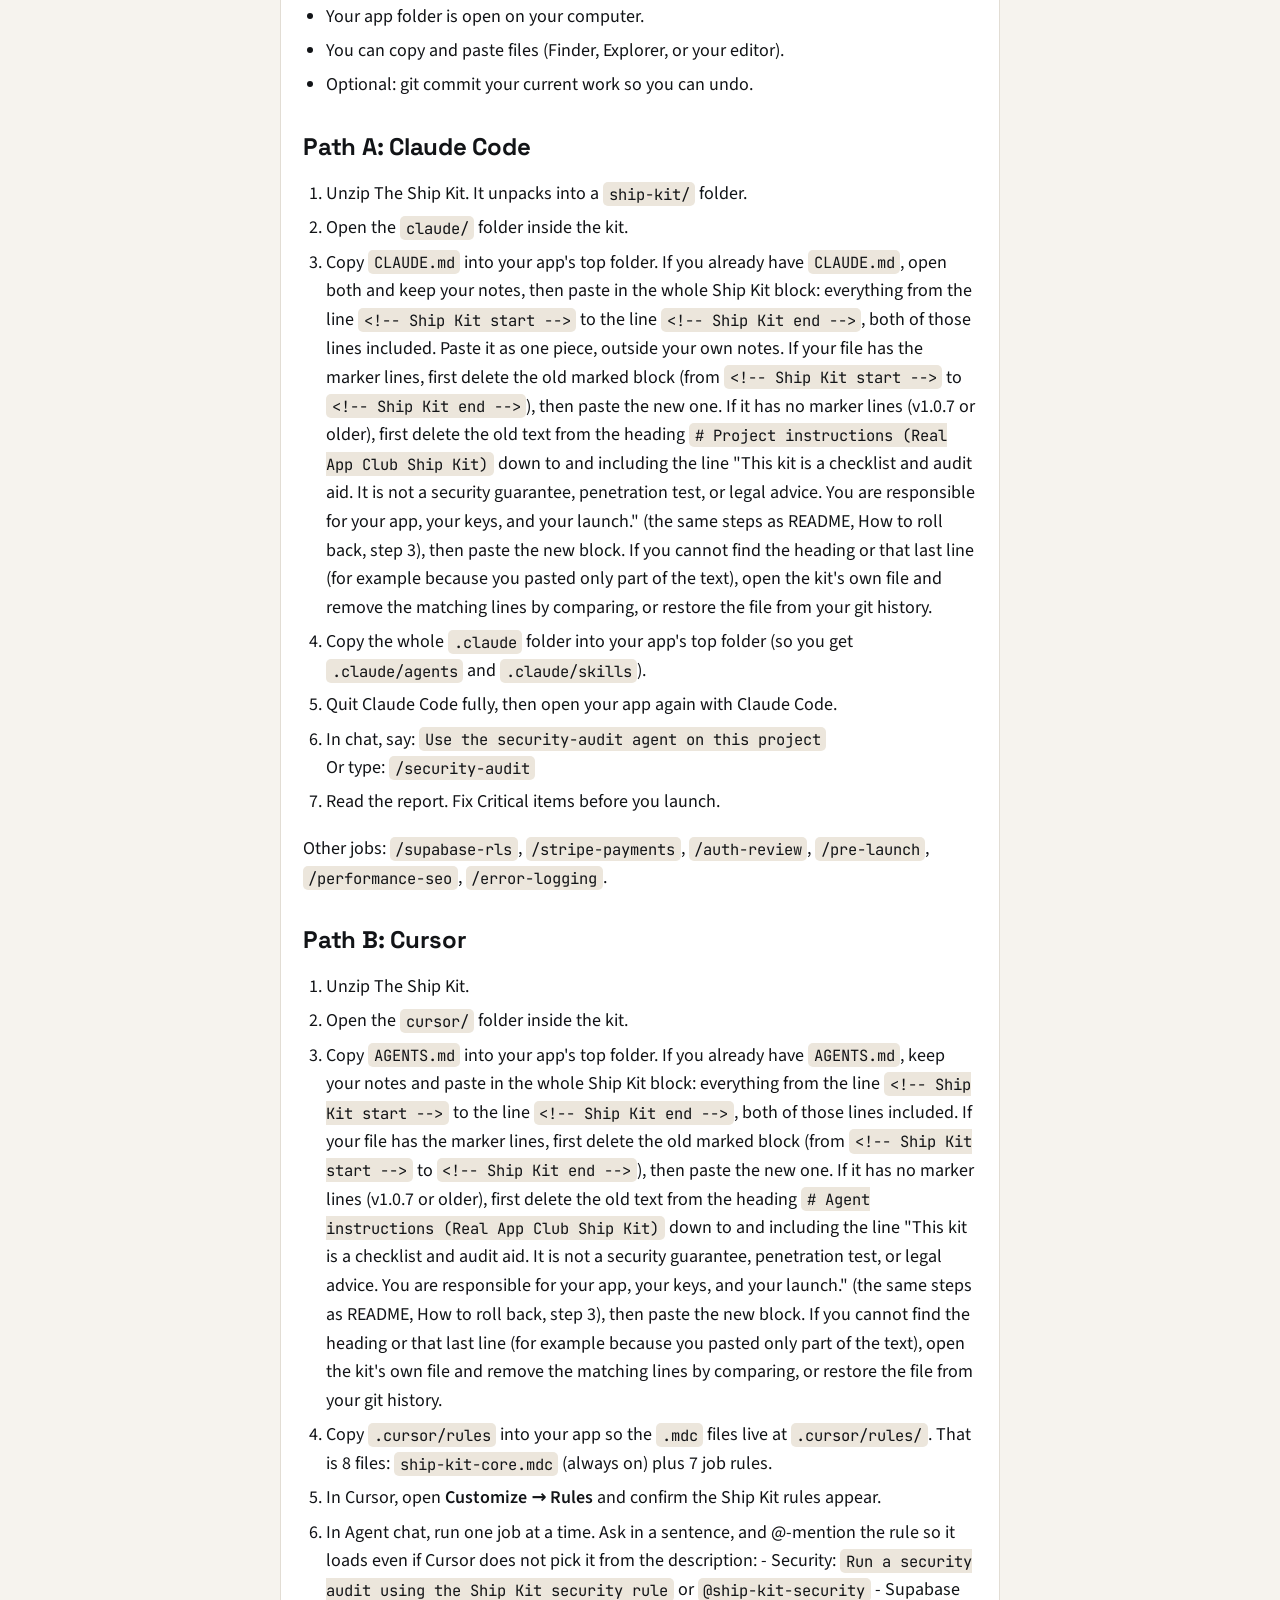
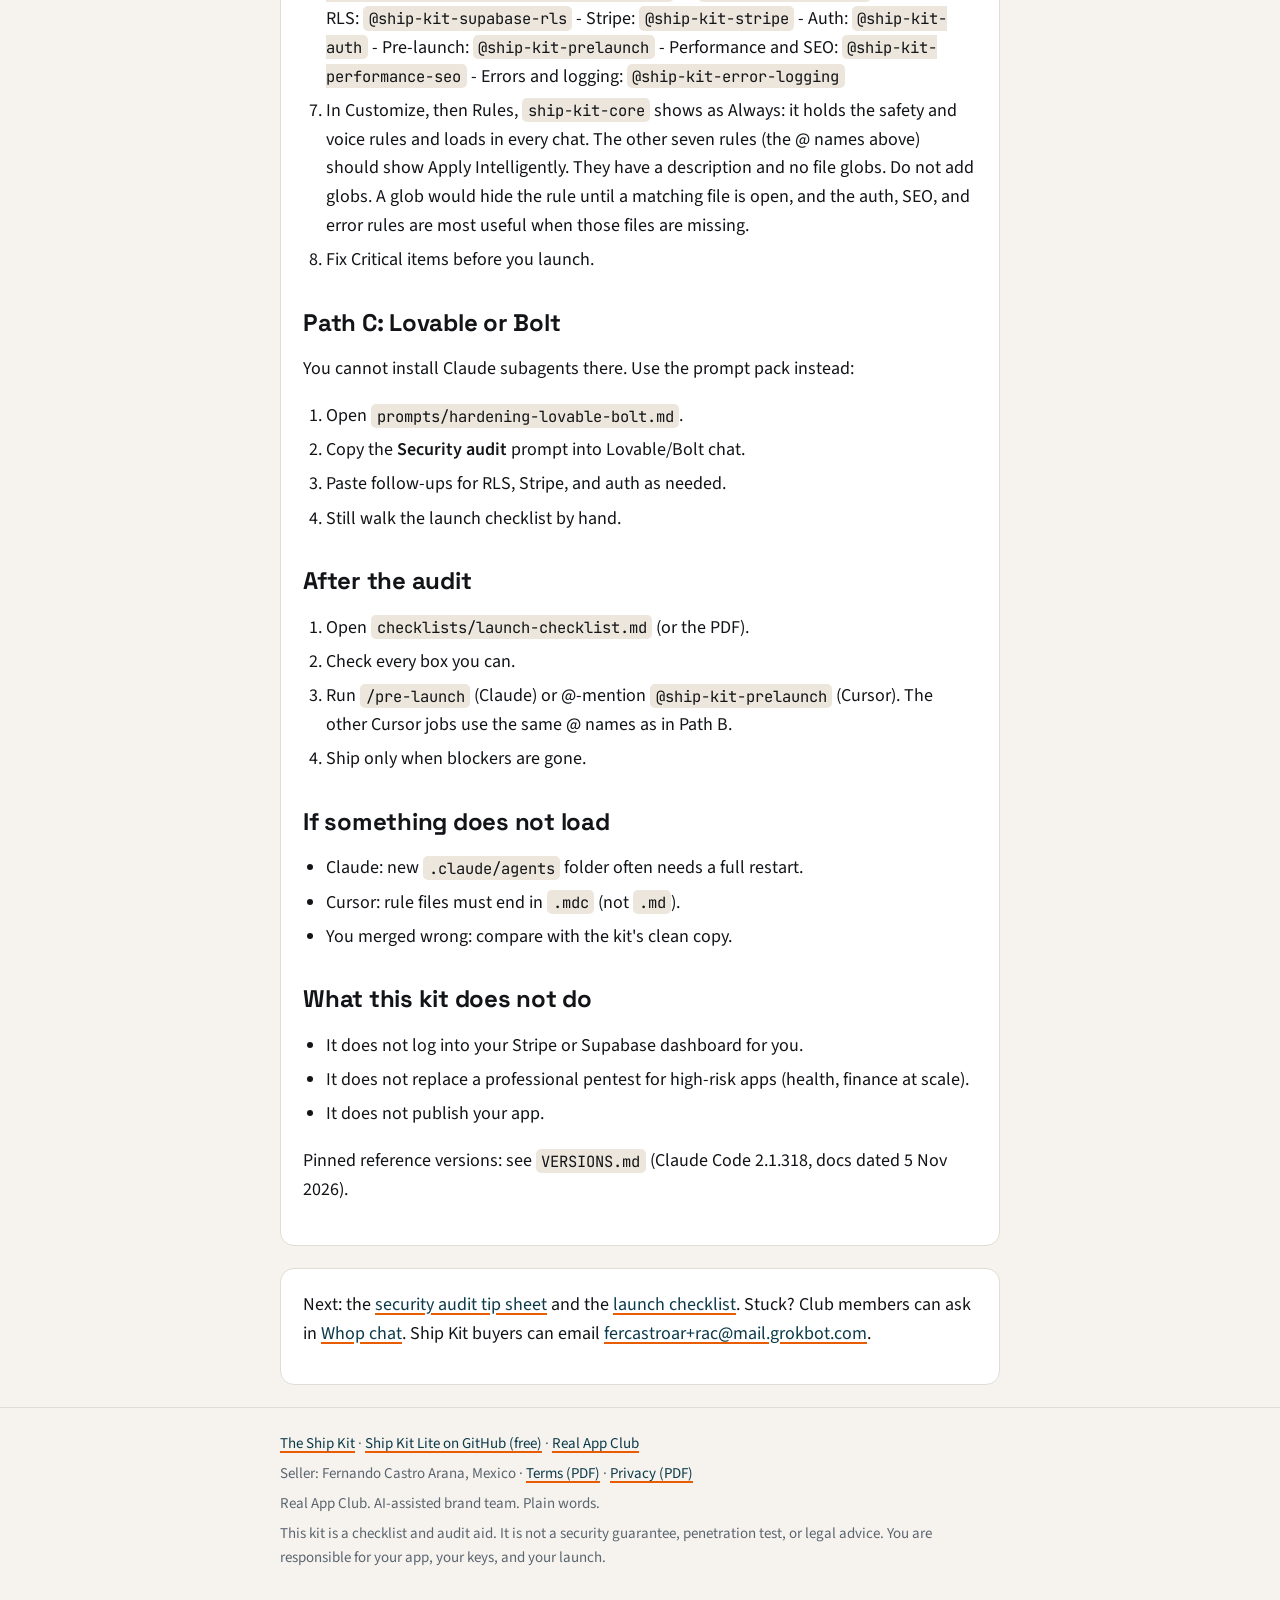
<file: setup-guide/index.html>
<!doctype html>
<html lang="en">
<head>
<meta charset="utf-8">
<meta name="viewport" content="width=device-width, initial-scale=1">
<title>Ship Kit setup guide | Real App Club</title>
<meta name="description" content="Set up The Ship Kit in about 10 minutes for Claude Code or Cursor: copy the files, restart, run the security audit.">

<meta property="og:title" content="Ship Kit setup guide | Real App Club">
<meta property="og:description" content="Set up The Ship Kit in about 10 minutes for Claude Code or Cursor: copy the files, restart, run the security audit.">
<link rel="icon" type="image/png" sizes="32x32" href="../assets/img/favicon-32.png">
<link rel="icon" type="image/svg+xml" href="../assets/img/rac-mark.svg">
<link rel="preload" href="../assets/fonts/SpaceGrotesk-Bold.woff2" as="font" type="font/woff2" crossorigin>
<link rel="preload" href="../assets/fonts/SourceSans3-Regular.woff2" as="font" type="font/woff2" crossorigin>
<link rel="stylesheet" href="../assets/site.css">
<script>if (location.search) history.replaceState(null, "", location.pathname + location.hash)</script>
<script>window.goatcounter = {path: function(p) { return location.pathname }}</script>
<script data-goatcounter="https://realappclub.goatcounter.com/count" async src="//gc.zgo.at/count.js"></script>
</head>
<body>
<a class="skip" href="#main">Skip to content</a>
<header class="top">
  <div class="wrap top-in">
    <a class="brand" href="../index.html"><img src="../assets/img/rac-mark-on-dark.svg" alt="" width="32" height="32"><span>Real App Club</span></a>
    <nav aria-label="Main"><a href="../checklist/">Launch checklist</a><a href="../setup-guide/" aria-current="page">Setup guide</a><a href="../security-audit/">Security audit</a></nav>
  </div>
</header>
<main id="main" class="wrap">

<section class="hero">
  <p class="eyebrow">The Ship Kit v1.0.16</p>
  <h1>Ship Kit setup guide (about 10 minutes)</h1>
  <p class="lede">Copy the <code>claude/</code> or <code>cursor/</code> files (or both) into your app, restart your tool, then run the security audit. Then work the launch checklist and run the pre-launch job.</p>
  <p class="note">Claude Code: supported, but not yet tested live on Claude Code. The Cursor version has been tested live. If something behaves differently in Claude Code, tell us and we will fix it.</p>
  <p class="small">Do not have the kit yet? <a href="https://whop.com/real-app-club/the-ship-kit">The Ship Kit</a> is on Whop. The <a href="../checklist/">launch checklist</a> is free.</p>
</section>
<section class="card">
  <h2>What each file is for</h2>
  <dl class="defs">
    <dt><code>CLAUDE.md</code> (Claude Code)</dt>
    <dd>Project memory at your app's top folder. Claude Code reads it in every chat. The Ship Kit block holds the safety and voice rules, between the lines <code>&lt;!-- Ship Kit start --&gt;</code> and <code>&lt;!-- Ship Kit end --&gt;</code>.</dd>
    <dt><code>.claude/agents/</code> and <code>.claude/skills/</code> (Claude Code)</dt>
    <dd>The seven jobs: <code>security-audit</code>, <code>supabase-rls</code>, <code>stripe-payments</code>, <code>auth-review</code>, <code>pre-launch</code>, <code>performance-seo</code>, <code>error-logging</code>. Agents run when you ask for them by name. Skills give you the slash commands, like <code>/security-audit</code>.</dd>
    <dt><code>.cursor/rules/*.mdc</code> (Cursor)</dt>
    <dd>Eight rule files. <code>ship-kit-core.mdc</code> is always on and holds the safety and voice rules. The other seven are the jobs, loaded when you @-mention them, like <code>@ship-kit-security</code>.</dd>
    <dt><code>AGENTS.md</code> (Cursor)</dt>
    <dd>Plain markdown instructions at your app's top folder. Same idea as <code>CLAUDE.md</code>, with the same marked Ship Kit block.</dd>
  </dl>
</section>
<section class="card">
  <h2>Where the pre-launch job fits</h2>
  <p>Order: install, run the security audit, fix Critical items, walk the launch checklist, then run <code>/pre-launch</code> (Claude Code) or <code>@ship-kit-prelaunch</code> (Cursor). Ship only when blockers are gone.</p>
</section>
<article class="doc">
<h2 class="doc-title">The full guide</h2>
<p>You do not need to be a developer. Follow the path that matches your tool.</p>
<p>This kit is a checklist and audit aid. It is not a security guarantee, penetration test, or legal advice. You are responsible for your app, your keys, and your launch.</p>
<h2>Before you start</h2>
<ul>
<li>Your app folder is open on your computer.</li>
<li>You can copy and paste files (Finder, Explorer, or your editor).</li>
<li>Optional: git commit your current work so you can undo.</li>
</ul>
<h2>Path A: Claude Code</h2>
<ol>
<li>Unzip The Ship Kit. It unpacks into a <code>ship-kit/</code> folder.</li>
<li>Open the <code>claude/</code> folder inside the kit.</li>
<li>Copy <code>CLAUDE.md</code> into your app's top folder. If you already have <code>CLAUDE.md</code>, open both and keep your notes, then paste in the whole Ship Kit block: everything from the line <code>&lt;!-- Ship Kit start --&gt;</code> to the line <code>&lt;!-- Ship Kit end --&gt;</code>, both of those lines included. Paste it as one piece, outside your own notes.
   If your file has the marker lines, first delete the old marked block (from <code>&lt;!-- Ship Kit start --&gt;</code> to <code>&lt;!-- Ship Kit end --&gt;</code>), then paste the new one. If it has no marker lines (v1.0.7 or older), first delete the old text from the heading <code># Project instructions (Real App Club Ship Kit)</code> down to and including the line "This kit is a checklist and audit aid. It is not a security guarantee, penetration test, or legal advice. You are responsible for your app, your keys, and your launch." (the same steps as README, How to roll back, step 3), then paste the new block. If you cannot find the heading or that last line (for example because you pasted only part of the text), open the kit's own file and remove the matching lines by comparing, or restore the file from your git history.</li>
<li>Copy the whole <code>.claude</code> folder into your app's top folder (so you get <code>.claude/agents</code> and <code>.claude/skills</code>).</li>
<li>Quit Claude Code fully, then open your app again with Claude Code.</li>
<li>In chat, say: <code>Use the security-audit agent on this project</code><br>
   Or type: <code>/security-audit</code></li>
<li>Read the report. Fix Critical items before you launch.</li>
</ol>
<p>Other jobs: <code>/supabase-rls</code>, <code>/stripe-payments</code>, <code>/auth-review</code>, <code>/pre-launch</code>, <code>/performance-seo</code>, <code>/error-logging</code>.</p>
<h2>Path B: Cursor</h2>
<ol>
<li>Unzip The Ship Kit.</li>
<li>Open the <code>cursor/</code> folder inside the kit.</li>
<li>Copy <code>AGENTS.md</code> into your app's top folder. If you already have <code>AGENTS.md</code>, keep your notes and paste in the whole Ship Kit block: everything from the line <code>&lt;!-- Ship Kit start --&gt;</code> to the line <code>&lt;!-- Ship Kit end --&gt;</code>, both of those lines included.
   If your file has the marker lines, first delete the old marked block (from <code>&lt;!-- Ship Kit start --&gt;</code> to <code>&lt;!-- Ship Kit end --&gt;</code>), then paste the new one. If it has no marker lines (v1.0.7 or older), first delete the old text from the heading <code># Agent instructions (Real App Club Ship Kit)</code> down to and including the line "This kit is a checklist and audit aid. It is not a security guarantee, penetration test, or legal advice. You are responsible for your app, your keys, and your launch." (the same steps as README, How to roll back, step 3), then paste the new block. If you cannot find the heading or that last line (for example because you pasted only part of the text), open the kit's own file and remove the matching lines by comparing, or restore the file from your git history.</li>
<li>Copy <code>.cursor/rules</code> into your app so the <code>.mdc</code> files live at <code>.cursor/rules/</code>. That is 8 files: <code>ship-kit-core.mdc</code> (always on) plus 7 job rules.</li>
<li>In Cursor, open <strong>Customize → Rules</strong> and confirm the Ship Kit rules appear.</li>
<li>In Agent chat, run one job at a time. Ask in a sentence, and @-mention the rule so it loads even if Cursor does not pick it from the description:
   - Security: <code>Run a security audit using the Ship Kit security rule</code> or <code>@ship-kit-security</code>
   - Supabase RLS: <code>@ship-kit-supabase-rls</code>
   - Stripe: <code>@ship-kit-stripe</code>
   - Auth: <code>@ship-kit-auth</code>
   - Pre-launch: <code>@ship-kit-prelaunch</code>
   - Performance and SEO: <code>@ship-kit-performance-seo</code>
   - Errors and logging: <code>@ship-kit-error-logging</code></li>
<li>In Customize, then Rules, <code>ship-kit-core</code> shows as Always: it holds the safety and voice rules and loads in every chat. The other seven rules (the @ names above) should show Apply Intelligently. They have a description and no file globs. Do not add globs. A glob would hide the rule until a matching file is open, and the auth, SEO, and error rules are most useful when those files are missing.</li>
<li>Fix Critical items before you launch.</li>
</ol>
<h2>Path C: Lovable or Bolt</h2>
<p>You cannot install Claude subagents there. Use the prompt pack instead:</p>
<ol>
<li>Open <code>prompts/hardening-lovable-bolt.md</code>.</li>
<li>Copy the <strong>Security audit</strong> prompt into Lovable/Bolt chat.</li>
<li>Paste follow-ups for RLS, Stripe, and auth as needed.</li>
<li>Still walk the launch checklist by hand.</li>
</ol>
<h2>After the audit</h2>
<ol>
<li>Open <code>checklists/launch-checklist.md</code> (or the PDF).</li>
<li>Check every box you can.</li>
<li>Run <code>/pre-launch</code> (Claude) or @-mention <code>@ship-kit-prelaunch</code> (Cursor). The other Cursor jobs use the same @ names as in Path B.</li>
<li>Ship only when blockers are gone.</li>
</ol>
<h2>If something does not load</h2>
<ul>
<li>Claude: new <code>.claude/agents</code> folder often needs a full restart.</li>
<li>Cursor: rule files must end in <code>.mdc</code> (not <code>.md</code>).</li>
<li>You merged wrong: compare with the kit's clean copy.</li>
</ul>
<h2>What this kit does not do</h2>
<ul>
<li>It does not log into your Stripe or Supabase dashboard for you.</li>
<li>It does not replace a professional pentest for high-risk apps (health, finance at scale).</li>
<li>It does not publish your app.</li>
</ul>
<p>Pinned reference versions: see <code>VERSIONS.md</code> (Claude Code 2.1.318, docs dated 5 Nov 2026).</p>
</article>
<section class="card">
  <p>Next: the <a href="../security-audit/">security audit tip sheet</a> and the <a href="../checklist/">launch checklist</a>. Stuck? Club members can ask in <a href="https://whop.com/real-app-club/real-app-club-membership">Whop chat</a>. Ship Kit buyers can email <a href="mailto:fercastroar+rac@mail.grokbot.com">fercastroar+rac@mail.grokbot.com</a>.</p>
</section>

</main>
<footer class="foot">
  <div class="wrap">
    <p><a href="https://whop.com/real-app-club/the-ship-kit">The Ship Kit</a> · <a href="https://github.com/realappclub/ship-kit-lite">Ship Kit Lite on GitHub (free)</a> · <a href="https://whop.com/real-app-club/real-app-club-membership">Real App Club</a></p>
    <p>Seller: Fernando Castro Arana, Mexico · <a href="https://realappclub.github.io/legal/terms-of-service.pdf">Terms (PDF)</a> · <a href="https://realappclub.github.io/legal/privacy-policy.pdf">Privacy (PDF)</a></p>
    <p>Real App Club. AI-assisted brand team. Plain words.</p>
    <p class="small">This kit is a checklist and audit aid. It is not a security guarantee, penetration test, or legal advice. You are responsible for your app, your keys, and your launch.</p>
  </div>
</footer>
</body>
</html>
</file>
<file: assets/site.css>
@font-face{font-family:"Space Grotesk";src:url(fonts/SpaceGrotesk-Bold.woff2) format("woff2");font-weight:700;font-display:swap}
@font-face{font-family:"Source Sans 3";src:url(fonts/SourceSans3-Regular.woff2) format("woff2");font-weight:400;font-display:swap}
@font-face{font-family:"Source Sans 3";src:url(fonts/SourceSans3-Semibold.woff2) format("woff2");font-weight:600;font-display:swap}
@font-face{font-family:"JetBrains Mono";src:url(fonts/JetBrainsMono-Regular.woff2) format("woff2");font-weight:400;font-display:swap}
:root{--primary:#0B3A4A;--accent:#E85D04;--paper:#F6F3EE;--slate:#5A6570;--ink:#121417;--success:#1B7A4E;--error:#C0392B;--line:#E2DDD4;--card:#FFFFFF}
*{box-sizing:border-box}
html{-webkit-text-size-adjust:100%}
body{margin:0;background:var(--paper);color:var(--ink);font:400 18px/1.6 "Source Sans 3",system-ui,-apple-system,"Segoe UI",Arial,sans-serif}
.wrap{max-width:760px;margin:0 auto;padding:0 20px}
a{color:var(--primary);text-decoration-color:var(--accent);text-underline-offset:3px;text-decoration-thickness:2px}
a:hover{color:var(--ink)}
h1,h2,h3{font-family:"Space Grotesk",system-ui,Arial,sans-serif;font-weight:700;line-height:1.2;letter-spacing:-.01em;color:var(--ink)}
h1{font-size:clamp(30px,6vw,42px);margin:.2em 0 .4em}
h2{font-size:24px;margin:1.4em 0 .5em}
h3{font-size:19px;margin:1.2em 0 .3em}
code{font-family:"JetBrains Mono",ui-monospace,Menlo,Consolas,monospace;font-variant-ligatures:none;font-feature-settings:"liga" 0,"calt" 0;font-size:.86em;background:#ECE6DC;padding:.1em .35em;border-radius:5px;overflow-wrap:anywhere}
.skip{position:absolute;left:-9999px}.skip:focus{left:12px;top:12px;background:#fff;padding:8px;z-index:9}
.top{background:var(--primary);color:#fff}
.top-in{display:flex;align-items:center;justify-content:space-between;gap:12px;flex-wrap:wrap;padding-top:12px;padding-bottom:12px}
.brand{display:flex;align-items:center;gap:10px;color:#fff;text-decoration:none;font-family:"Space Grotesk",Arial,sans-serif;font-weight:700;font-size:19px}
.top nav{display:flex;gap:16px;flex-wrap:wrap}
.top nav a{color:#fff;text-decoration:none;font-weight:600;font-size:16px;padding:4px 0;border-bottom:2px solid transparent}
.top nav a[aria-current=page],.top nav a:hover{border-bottom-color:var(--accent);color:#fff}
main{padding-bottom:40px}
.hero{padding:36px 0 8px}
.eyebrow{margin:0;color:var(--slate);font-weight:600;font-size:15px;text-transform:uppercase;letter-spacing:.06em}
.lede{font-size:20px;color:var(--ink);margin:.2em 0 1em}
.note{border-left:4px solid var(--accent);background:#fff;padding:10px 14px;border-radius:0 8px 8px 0;font-size:16px;color:var(--slate)}
.small{font-size:15px;color:var(--slate)}
.cta-row{display:flex;flex-wrap:wrap;gap:12px;margin:18px 0}
.btn{display:inline-block;background:var(--primary);color:#fff;text-decoration:none;font-weight:600;padding:12px 20px;border-radius:10px;border:2px solid var(--primary);font-size:17px;line-height:1.2;cursor:pointer;font-family:inherit}
.btn:hover{background:var(--ink);border-color:var(--ink);color:#fff}
.btn.ghost{background:transparent;color:var(--primary)}
.btn.ghost:hover{background:var(--primary);color:#fff}
.btn:focus-visible,a:focus-visible,input:focus-visible{outline:3px solid var(--accent);outline-offset:2px}
.btn[disabled]{opacity:.55;cursor:not-allowed}
.card{background:var(--card);border:1px solid var(--line);border-radius:14px;padding:4px 22px 18px;margin:22px 0}
.doc{background:var(--card);border:1px solid var(--line);border-radius:14px;padding:6px 22px 22px;margin:22px 0}
.doc-title{margin-top:.8em}
.doc ul,.doc ol,.card ul,.card ol{padding-left:1.3em}
.doc li{margin:.3em 0}
.checklist ul{list-style:none;padding-left:0}
.checklist li.check{display:flex;gap:10px;align-items:flex-start;padding:6px 0;border-bottom:1px solid #F0ECE5}
.checklist li.check input{width:20px;height:20px;margin-top:4px;flex:0 0 auto;accent-color:var(--success)}
.ck h2{border-top:3px solid var(--primary);padding-top:14px}
.steps li{margin:.5em 0}
.defs dt{font-weight:600;margin-top:12px}
.defs dd{margin:4px 0 0 0;color:var(--ink)}
.grid{display:grid;grid-template-columns:repeat(auto-fit,minmax(200px,1fr));gap:16px;margin:20px 0}
.tile{display:block;background:#fff;border:1px solid var(--line);border-radius:14px;padding:4px 18px 14px;text-decoration:none;color:var(--ink)}
.tile:hover{border-color:var(--primary)}
.tile h2{font-size:20px}
.form{display:grid;gap:12px;margin:12px 0;position:relative}
.field{display:grid;gap:4px}
.field label{font-weight:600;font-size:16px}
.field input{font:inherit;padding:11px 12px;border:1px solid #B9B2A6;border-radius:8px;background:#fff;color:var(--ink);width:100%}
.form-msg{margin:0;font-weight:600}
.form[data-nitro-state=success] .form-msg{color:var(--success)}
.form[data-nitro-state=error] .form-msg,.form-msg.off{color:var(--slate)}
table{border-collapse:collapse;width:100%;font-size:16px}th,td{border:1px solid var(--line);padding:6px 8px;text-align:left}
.foot{border-top:1px solid var(--line);padding:18px 0 30px;color:var(--slate);font-size:15px}
.foot p{margin:.4em 0}
@media (max-width:520px){body{font-size:17px}.card,.doc{padding-left:16px;padding-right:16px}.lede{font-size:18px}}
@media print{.top,.foot,.signup,.cta-row,.skip{display:none}body{background:#fff}.card,.doc{border:0}}
</file>
